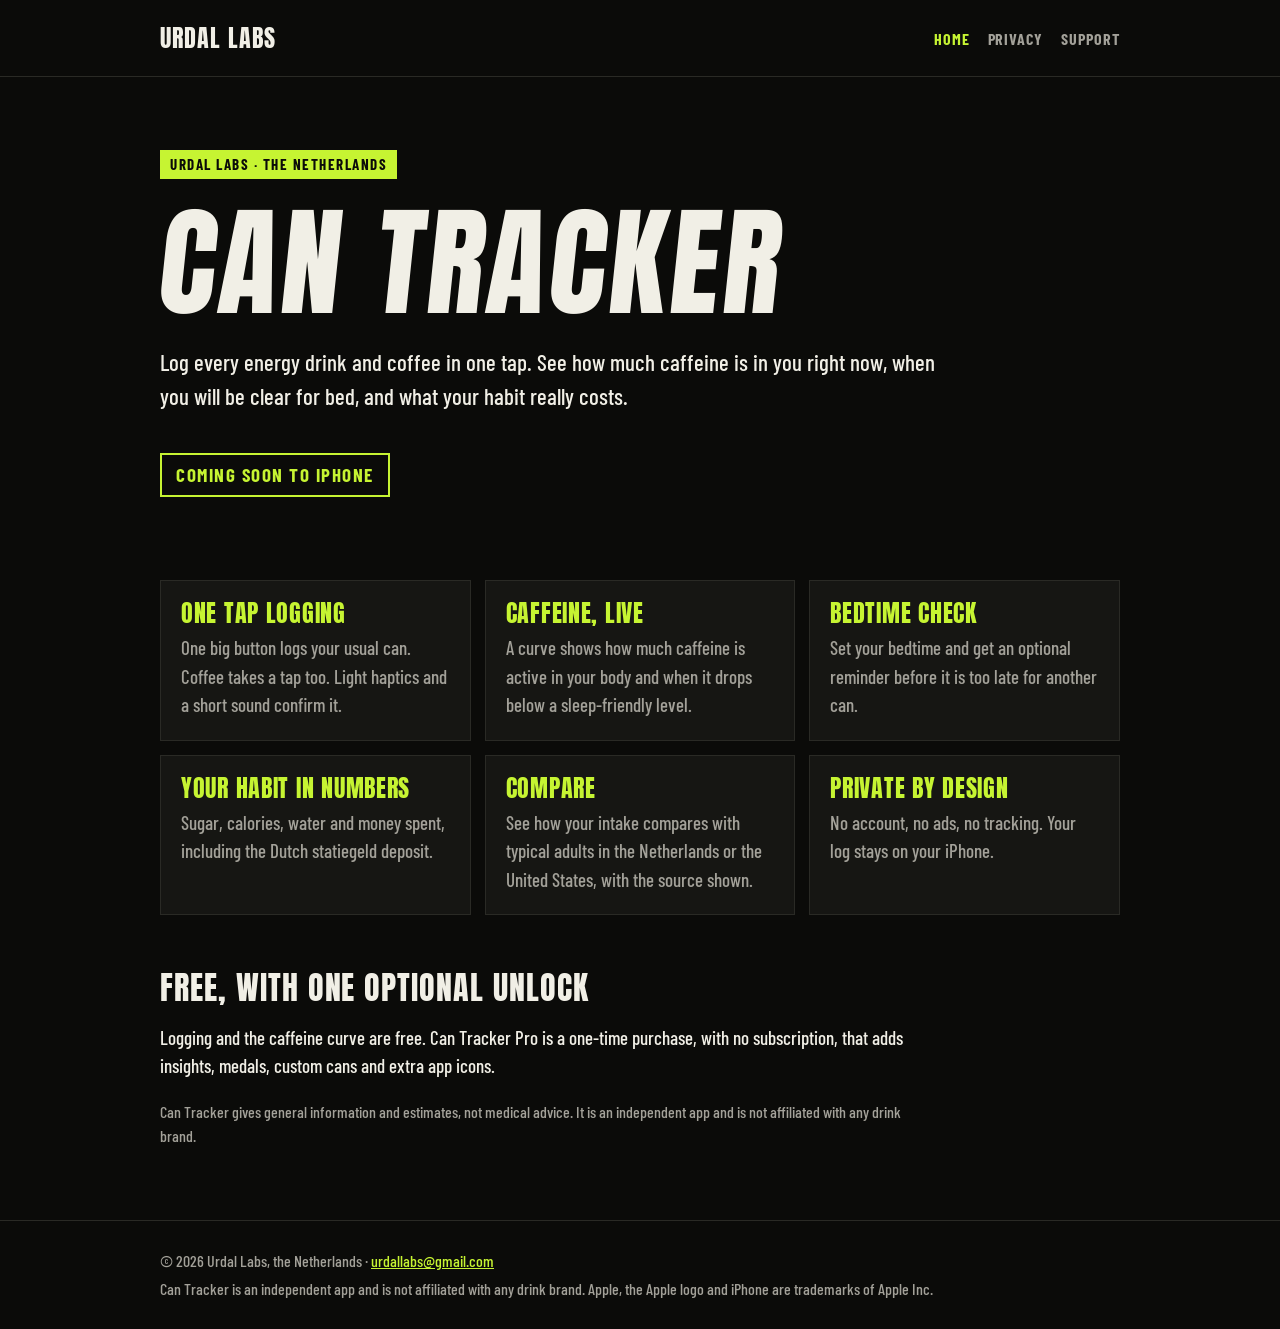
<file: index.html>
<!doctype html>
<html lang="en"><head><meta charset="utf-8">
<meta name="viewport" content="width=device-width, initial-scale=1">
<title>Can Tracker: energy drink and caffeine log</title>
<meta name="description" content="Can Tracker is a private energy drink and caffeine log for iPhone by Urdal Labs.">
<link rel="stylesheet" href="assets/style.css">
</head><body>
<header class="top"><a class="brand" href="index.html">Urdal Labs</a><nav><a href="index.html" class=on>Home</a><a href="privacy.html">Privacy</a><a href="support.html">Support</a></nav></header>
<main>
<section class="hero">
  <p class="eyebrow">Urdal Labs · The Netherlands</p>
  <h1>Can Tracker</h1>
  <p class="lede">Log every energy drink and coffee in one tap. See how much caffeine is in you right now, when you will be clear for bed, and what your habit really costs.</p>
  <p class="soon">Coming soon to iPhone</p>
</section>
<section class="grid">
  <article><h2>One tap logging</h2><p>One big button logs your usual can. Coffee takes a tap too. Light haptics and a short sound confirm it.</p></article>
  <article><h2>Caffeine, live</h2><p>A curve shows how much caffeine is active in your body and when it drops below a sleep-friendly level.</p></article>
  <article><h2>Bedtime check</h2><p>Set your bedtime and get an optional reminder before it is too late for another can.</p></article>
  <article><h2>Your habit in numbers</h2><p>Sugar, calories, water and money spent, including the Dutch statiegeld deposit.</p></article>
  <article><h2>Compare</h2><p>See how your intake compares with typical adults in the Netherlands or the United States, with the source shown.</p></article>
  <article><h2>Private by design</h2><p>No account, no ads, no tracking. Your log stays on your iPhone.</p></article>
</section>
<section class="note">
  <h2>Free, with one optional unlock</h2>
  <p>Logging and the caffeine curve are free. Can Tracker Pro is a one-time purchase, with no subscription, that adds insights, medals, custom cans and extra app icons.</p>
  <p class="small">Can Tracker gives general information and estimates, not medical advice. It is an independent app and is not affiliated with any drink brand.</p>
</section>
</main>
<footer><p>© 2026 Urdal Labs, the Netherlands · <a href="mailto:urdallabs@gmail.com">urdallabs@gmail.com</a></p>
<p class="small">Can Tracker is an independent app and is not affiliated with any drink brand. Apple, the Apple logo and iPhone are trademarks of Apple Inc.</p></footer>
</body></html>
</file>
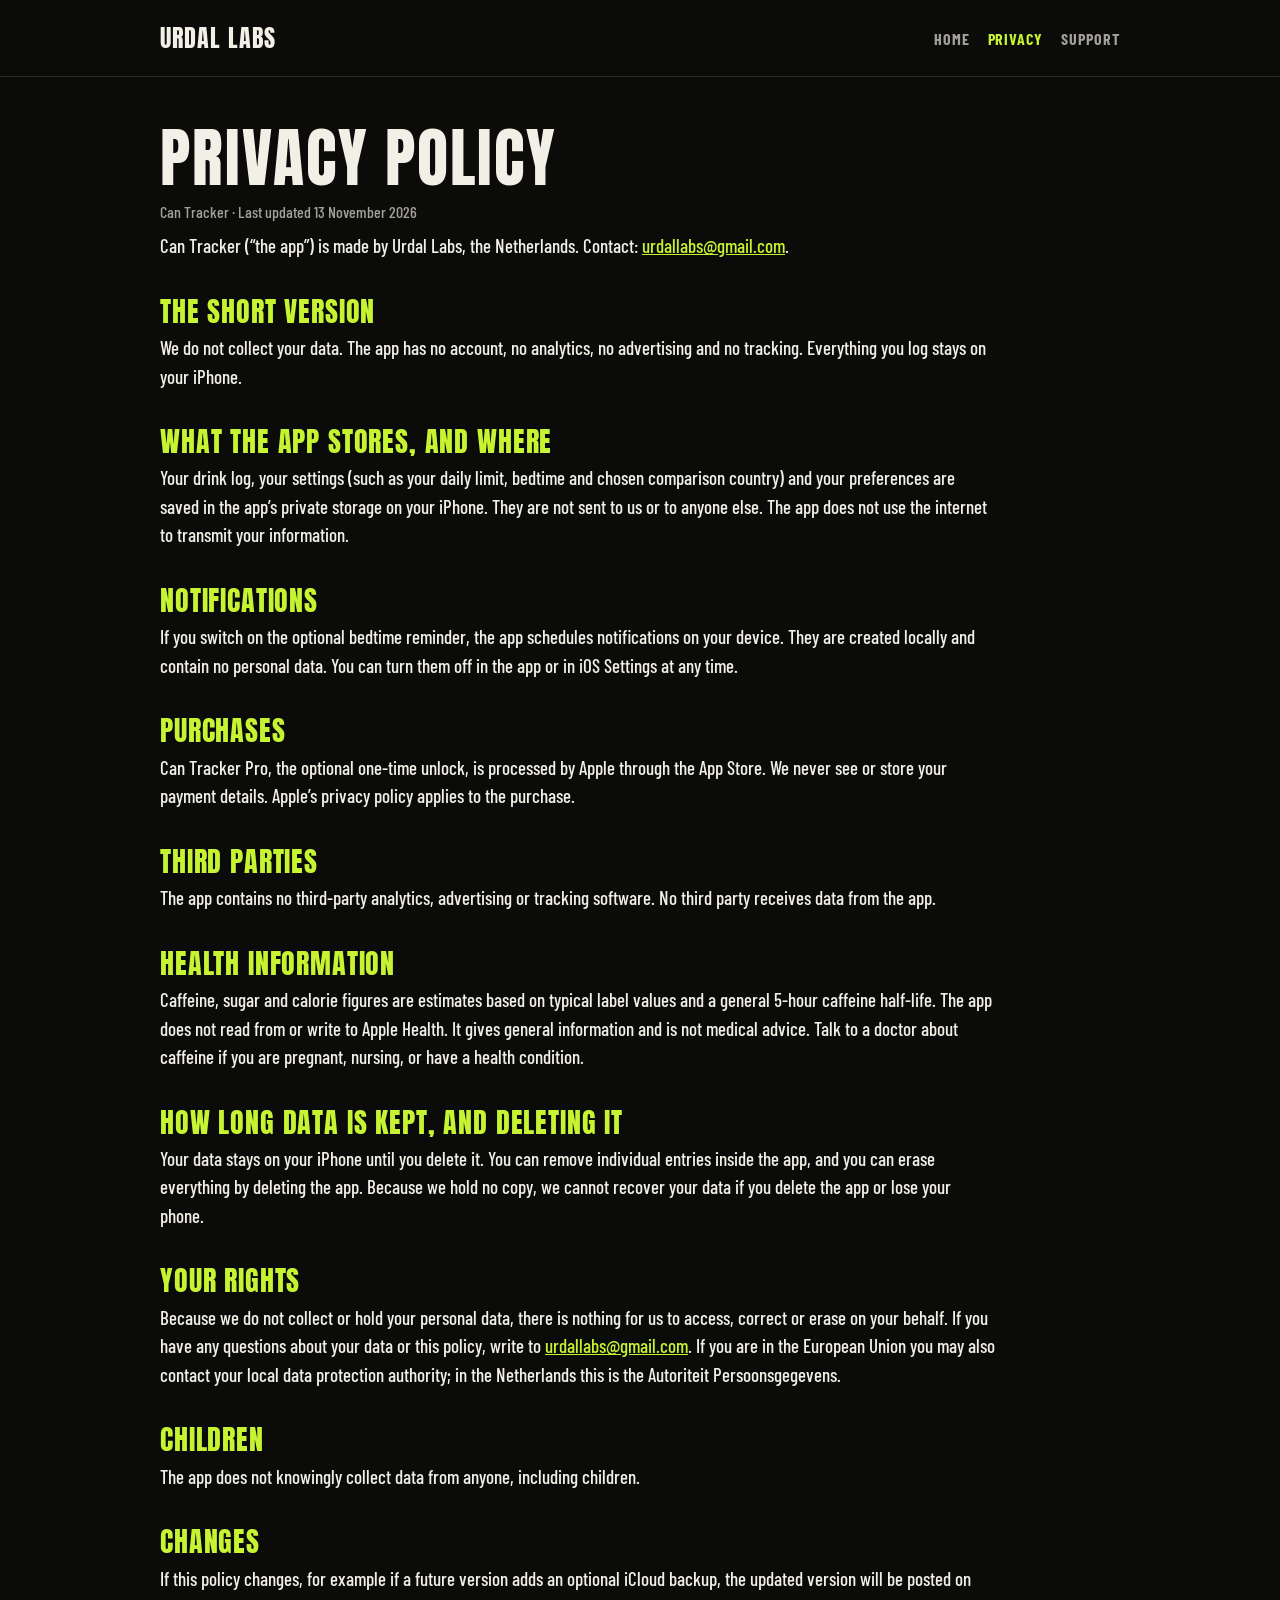
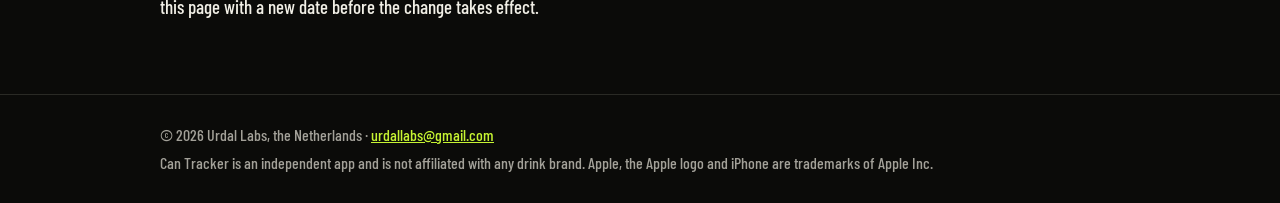
<file: privacy.html>
<!doctype html>
<html lang="en"><head><meta charset="utf-8">
<meta name="viewport" content="width=device-width, initial-scale=1">
<title>Privacy Policy · Can Tracker</title>
<meta name="description" content="Can Tracker is a private energy drink and caffeine log for iPhone by Urdal Labs.">
<link rel="stylesheet" href="assets/style.css">
</head><body>
<header class="top"><a class="brand" href="index.html">Urdal Labs</a><nav><a href="index.html">Home</a><a href="privacy.html" class=on>Privacy</a><a href="support.html">Support</a></nav></header>
<main>
<section class="doc">
  <h1>Privacy Policy</h1>
  <p class="meta">Can Tracker · Last updated 13 November 2026</p>
  <p>Can Tracker (“the app”) is made by Urdal Labs, the Netherlands. Contact: <a href="mailto:urdallabs@gmail.com">urdallabs@gmail.com</a>.</p>

  <h2>The short version</h2>
  <p>We do not collect your data. The app has no account, no analytics, no advertising and no tracking. Everything you log stays on your iPhone.</p>

  <h2>What the app stores, and where</h2>
  <p>Your drink log, your settings (such as your daily limit, bedtime and chosen comparison country) and your preferences are saved in the app’s private storage on your iPhone. They are not sent to us or to anyone else. The app does not use the internet to transmit your information.</p>

  <h2>Notifications</h2>
  <p>If you switch on the optional bedtime reminder, the app schedules notifications on your device. They are created locally and contain no personal data. You can turn them off in the app or in iOS Settings at any time.</p>

  <h2>Purchases</h2>
  <p>Can Tracker Pro, the optional one-time unlock, is processed by Apple through the App Store. We never see or store your payment details. Apple’s privacy policy applies to the purchase.</p>

  <h2>Third parties</h2>
  <p>The app contains no third-party analytics, advertising or tracking software. No third party receives data from the app.</p>

  <h2>Health information</h2>
  <p>Caffeine, sugar and calorie figures are estimates based on typical label values and a general 5-hour caffeine half-life. The app does not read from or write to Apple Health. It gives general information and is not medical advice. Talk to a doctor about caffeine if you are pregnant, nursing, or have a health condition.</p>

  <h2>How long data is kept, and deleting it</h2>
  <p>Your data stays on your iPhone until you delete it. You can remove individual entries inside the app, and you can erase everything by deleting the app. Because we hold no copy, we cannot recover your data if you delete the app or lose your phone.</p>

  <h2>Your rights</h2>
  <p>Because we do not collect or hold your personal data, there is nothing for us to access, correct or erase on your behalf. If you have any questions about your data or this policy, write to <a href="mailto:urdallabs@gmail.com">urdallabs@gmail.com</a>. If you are in the European Union you may also contact your local data protection authority; in the Netherlands this is the Autoriteit Persoonsgegevens.</p>

  <h2>Children</h2>
  <p>The app does not knowingly collect data from anyone, including children.</p>

  <h2>Changes</h2>
  <p>If this policy changes, for example if a future version adds an optional iCloud backup, the updated version will be posted on this page with a new date before the change takes effect.</p>
</section>
</main>
<footer><p>© 2026 Urdal Labs, the Netherlands · <a href="mailto:urdallabs@gmail.com">urdallabs@gmail.com</a></p>
<p class="small">Can Tracker is an independent app and is not affiliated with any drink brand. Apple, the Apple logo and iPhone are trademarks of Apple Inc.</p></footer>
</body></html>
</file>
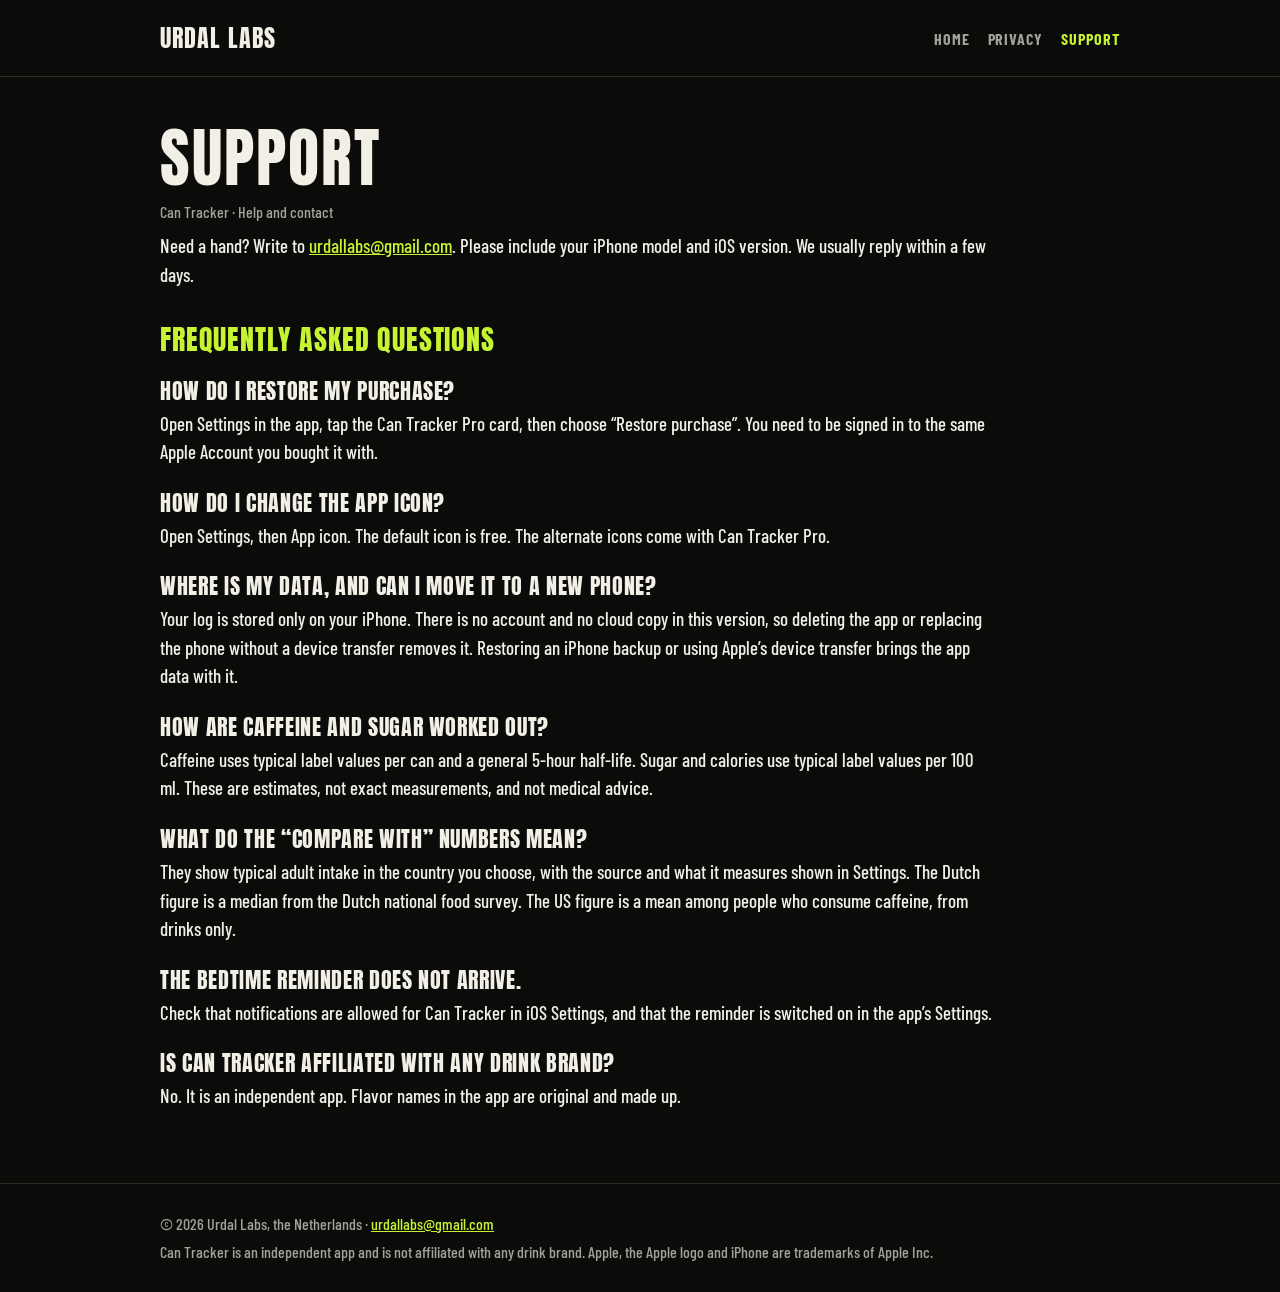
<file: support.html>
<!doctype html>
<html lang="en"><head><meta charset="utf-8">
<meta name="viewport" content="width=device-width, initial-scale=1">
<title>Support · Can Tracker</title>
<meta name="description" content="Can Tracker is a private energy drink and caffeine log for iPhone by Urdal Labs.">
<link rel="stylesheet" href="assets/style.css">
</head><body>
<header class="top"><a class="brand" href="index.html">Urdal Labs</a><nav><a href="index.html">Home</a><a href="privacy.html">Privacy</a><a href="support.html" class=on>Support</a></nav></header>
<main>
<section class="doc">
  <h1>Support</h1>
  <p class="meta">Can Tracker · Help and contact</p>
  <p>Need a hand? Write to <a href="mailto:urdallabs@gmail.com">urdallabs@gmail.com</a>. Please include your iPhone model and iOS version. We usually reply within a few days.</p>

  <h2>Frequently asked questions</h2>

  <h3>How do I restore my purchase?</h3>
  <p>Open Settings in the app, tap the Can Tracker Pro card, then choose “Restore purchase”. You need to be signed in to the same Apple Account you bought it with.</p>

  <h3>How do I change the app icon?</h3>
  <p>Open Settings, then App icon. The default icon is free. The alternate icons come with Can Tracker Pro.</p>

  <h3>Where is my data, and can I move it to a new phone?</h3>
  <p>Your log is stored only on your iPhone. There is no account and no cloud copy in this version, so deleting the app or replacing the phone without a device transfer removes it. Restoring an iPhone backup or using Apple’s device transfer brings the app data with it.</p>

  <h3>How are caffeine and sugar worked out?</h3>
  <p>Caffeine uses typical label values per can and a general 5-hour half-life. Sugar and calories use typical label values per 100 ml. These are estimates, not exact measurements, and not medical advice.</p>

  <h3>What do the “Compare with” numbers mean?</h3>
  <p>They show typical adult intake in the country you choose, with the source and what it measures shown in Settings. The Dutch figure is a median from the Dutch national food survey. The US figure is a mean among people who consume caffeine, from drinks only.</p>

  <h3>The bedtime reminder does not arrive.</h3>
  <p>Check that notifications are allowed for Can Tracker in iOS Settings, and that the reminder is switched on in the app’s Settings.</p>

  <h3>Is Can Tracker affiliated with any drink brand?</h3>
  <p>No. It is an independent app. Flavor names in the app are original and made up.</p>
</section>
</main>
<footer><p>© 2026 Urdal Labs, the Netherlands · <a href="mailto:urdallabs@gmail.com">urdallabs@gmail.com</a></p>
<p class="small">Can Tracker is an independent app and is not affiliated with any drink brand. Apple, the Apple logo and iPhone are trademarks of Apple Inc.</p></footer>
</body></html>
</file>
<file: assets/style.css>
@font-face{font-family:Anton;src:url(Anton-Regular.ttf);font-display:swap}
@font-face{font-family:BarlowC;src:url(BarlowCondensed-Medium.ttf);font-weight:500;font-display:swap}
@font-face{font-family:BarlowC;src:url(BarlowCondensed-Bold.ttf);font-weight:700;font-display:swap}
:root{--bg:#0b0b09;--card:#161613;--ink:#f1efe6;--sub:#a3a199;--lime:#c6f432;--edge:#2a2a25}
*{box-sizing:border-box}html{-webkit-text-size-adjust:100%}
body{margin:0;background:var(--bg);color:var(--ink);font:500 19px/1.5 BarlowC,"Arial Narrow",system-ui,sans-serif}
a{color:var(--lime)}
.top{display:flex;justify-content:space-between;align-items:center;gap:16px;padding:20px max(20px,calc((100% - 960px)/2));border-bottom:1px solid var(--edge)}
.brand{font:400 24px Anton,Impact,sans-serif;letter-spacing:.04em;color:var(--ink);text-decoration:none;text-transform:uppercase}
nav a{margin-left:18px;color:var(--sub);text-decoration:none;font-weight:700;letter-spacing:.06em;text-transform:uppercase;font-size:16px}
nav a.on,nav a:hover{color:var(--lime)}
main{padding:0 max(20px,calc((100% - 960px)/2))}
h1,h2,h3{font-family:Anton,Impact,sans-serif;font-weight:400;text-transform:uppercase;letter-spacing:.03em;line-height:1.05;margin:0}
.hero{padding:72px 0 40px}.eyebrow{display:inline-block;background:var(--lime);color:#0b0b09;font-weight:700;letter-spacing:.1em;text-transform:uppercase;font-size:15px;padding:3px 10px;margin:0 0 20px}
.hero h1{font-size:clamp(56px,12vw,120px);transform:skewX(-6deg)}
.lede{max-width:34em;font-size:23px;color:var(--ink);margin:20px 0}
.soon{display:inline-block;border:2px solid var(--lime);color:var(--lime);padding:6px 14px;font-weight:700;letter-spacing:.08em;text-transform:uppercase}
.grid{display:grid;grid-template-columns:repeat(auto-fit,minmax(260px,1fr));gap:14px;padding:24px 0}
.grid article{background:var(--card);border:1px solid var(--edge);padding:20px}
.grid h2{font-size:24px;margin-bottom:8px;color:var(--lime)}.grid p{margin:0;color:var(--sub)}
.note{padding:32px 0 56px;max-width:40em}.note h2{font-size:32px;margin-bottom:10px}
.doc{padding:48px 0 64px;max-width:44em}.doc h1{font-size:clamp(40px,8vw,64px)}
.doc h2{font-size:28px;margin:36px 0 8px;color:var(--lime)}.doc h3{font-size:22px;margin:24px 0 6px}
.doc p{margin:8px 0}.meta,.small{color:var(--sub);font-size:16px}
footer{border-top:1px solid var(--edge);padding:24px max(20px,calc((100% - 960px)/2));color:var(--sub);font-size:16px}footer p{margin:4px 0}
</file>
